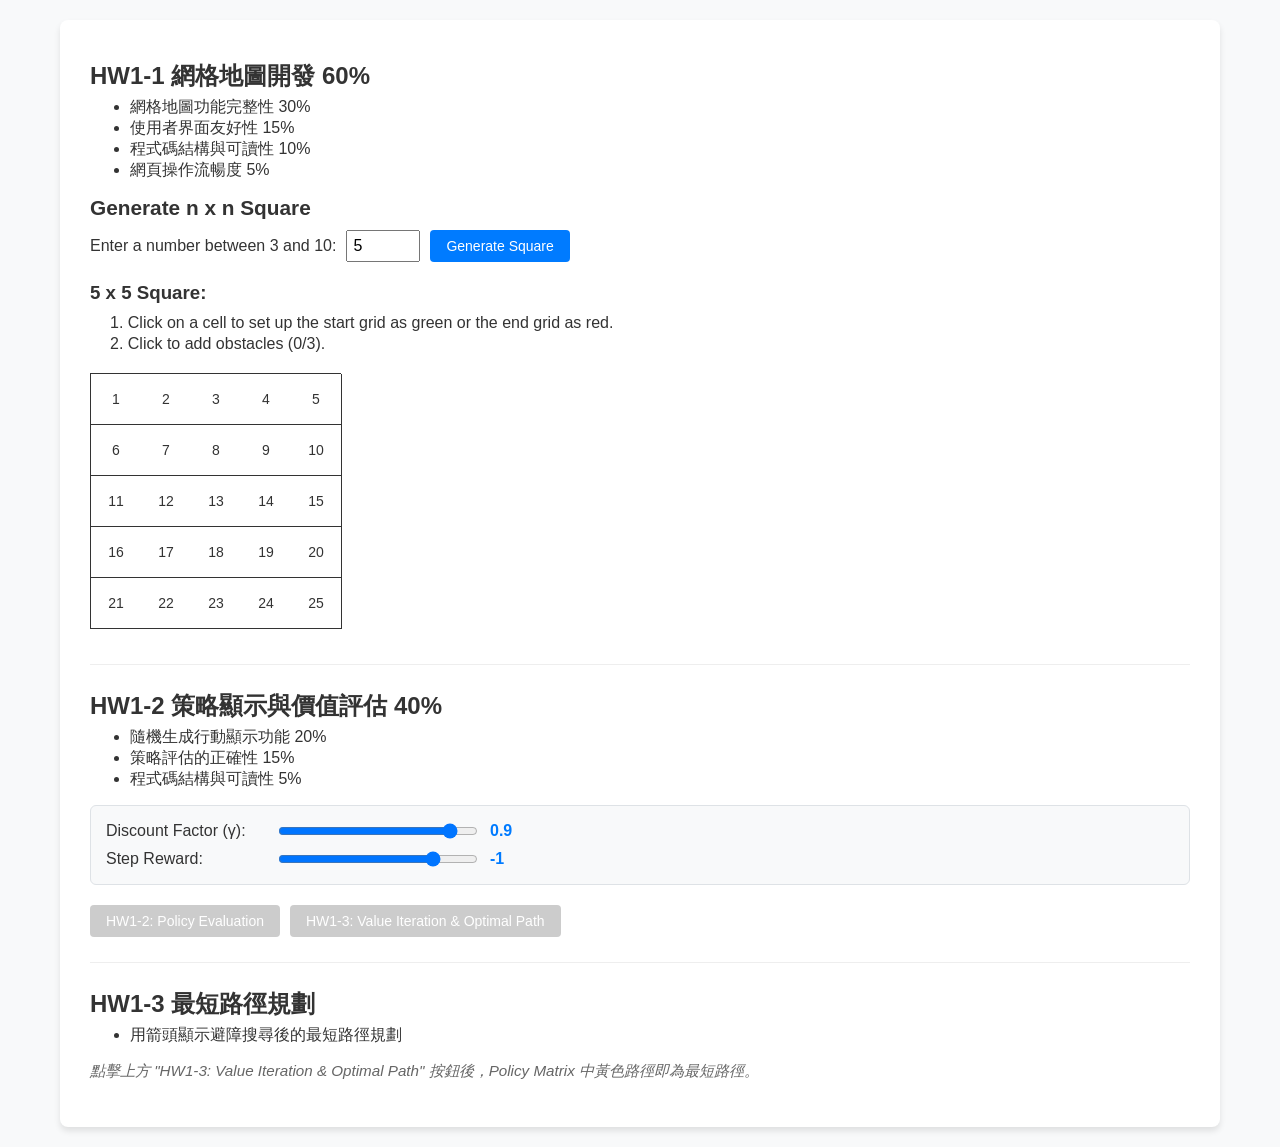
<file: index.html>
<!DOCTYPE html>
<html lang="en">

<head>
    <meta charset="UTF-8">
    <meta name="viewport" content="width=device-width, initial-scale=1.0">
    <title>HW1: Grid Map & Policy Evaluation</title>
    <link rel="stylesheet" href="style.css">
</head>

<body>
    <div class="container">
        <!-- HW1-1 -->
        <h1>HW1-1 網格地圖開發 60%</h1>
        <ul>
            <li>網格地圖功能完整性 30%</li>
            <li>使用者界面友好性 15%</li>
            <li>程式碼結構與可讀性 10%</li>
            <li>網頁操作流暢度 5%</li>
        </ul>

        <h2>Generate n x n Square</h2>
        <div class="controls">
            <label for="grid-size">Enter a number between 3 and 10:</label>
            <input type="number" id="grid-size" value="5" min="3" max="10">
            <button id="generate-btn">Generate Square</button>
        </div>

        <div id="workspace" style="display: none;">
            <h3 id="grid-title">5 x 5 Square:</h3>
            <div class="instruction">
                <p>1. Click on a cell to set up the start grid as green or the end grid as red.</p>
                <p>2. Click to add obstacles (0/<span id="obs-max">3</span>).</p>
            </div>
            <div id="grid-container" class="grid-container"></div>
        </div>

        <hr>

        <!-- HW1-2 -->
        <h1>HW1-2 策略顯示與價值評估 40%</h1>
        <ul>
            <li>隨機生成行動顯示功能 20%</li>
            <li>策略評估的正確性 15%</li>
            <li>程式碼結構與可讀性 5%</li>
        </ul>

        <div class="param-controls">
            <div class="param-row">
                <label>Discount Factor (γ):</label>
                <input type="range" id="gamma-slider" min="0.1" max="1.0" step="0.05" value="0.9">
                <span id="gamma-val">0.9</span>
            </div>
            <div class="param-row">
                <label>Step Reward:</label>
                <input type="range" id="reward-slider" min="-5" max="0" step="0.5" value="-1">
                <span id="reward-val">-1</span>
            </div>
        </div>

        <div class="action-container">
            <button id="evaluate-btn" disabled>HW1-2: Policy Evaluation</button>
            <button id="shortest-path-btn" disabled>HW1-3: Value Iteration & Optimal Path</button>
        </div>

        <div id="results-container" style="display: none;">
            <div class="matrices-container">
                <div class="matrix-card">
                    <h3>Value Matrix</h3>
                    <div id="value-matrix" class="grid-container result-grid"></div>
                </div>
                <div class="matrix-card">
                    <h3>Policy Matrix</h3>
                    <div id="policy-matrix" class="grid-container result-grid"></div>
                </div>
            </div>
        </div>

        <hr>

        <!-- HW1-3 -->
        <h1>HW1-3 最短路徑規劃</h1>
        <ul>
            <li>用箭頭顯示避障搜尋後的最短路徑規劃</li>
        </ul>
        <p class="note">點擊上方 "HW1-3: Value Iteration & Optimal Path" 按鈕後，Policy Matrix 中黃色路徑即為最短路徑。</p>

    </div>
    <script src="script.js"></script>
</body>

</html>
</file>
<file: style.css>
:root {
    --bg-color: #f8f9fa;
    --text-color: #333;
    --border-color: #333;
    --cell-size: 50px;
}

body {
    font-family: 'Segoe UI', Tahoma, Geneva, Verdana, sans-serif;
    background-color: var(--bg-color);
    color: var(--text-color);
    margin: 0;
    padding: 20px;
}

.container {
    max-width: 1100px;
    margin: 0 auto;
    background: white;
    padding: 30px;
    border-radius: 8px;
    box-shadow: 0 4px 6px rgba(0, 0, 0, 0.1);
}

h1 {
    margin-top: 10px;
    margin-bottom: 5px;
    font-size: 1.5em;
}

h2 {
    font-size: 1.3em;
    margin: 10px 0;
}

h3 {
    margin-top: 0;
    margin-bottom: 10px;
}

ul {
    margin-top: 5px;
    margin-bottom: 15px;
}

.controls {
    margin-bottom: 20px;
    display: flex;
    align-items: center;
    gap: 10px;
}

.controls label {
    font-size: 1em;
}

input[type="number"] {
    width: 60px;
    padding: 5px;
    font-size: 16px;
}

button {
    padding: 8px 16px;
    font-size: 14px;
    cursor: pointer;
    background-color: #007bff;
    color: white;
    border: none;
    border-radius: 4px;
    transition: background-color 0.2s;
}

button:hover {
    background-color: #0056b3;
}

button:disabled {
    background-color: #cccccc;
    cursor: not-allowed;
}

.instruction {
    margin-left: 20px;
    font-size: 1em;
    margin-bottom: 10px;
}

.instruction p {
    margin: 3px 0;
}

.grid-container {
    display: inline-grid;
    border-top: 1px solid var(--border-color);
    border-left: 1px solid var(--border-color);
    margin: 10px 0;
}

.cell {
    width: var(--cell-size);
    height: var(--cell-size);
    border-right: 1px solid var(--border-color);
    border-bottom: 1px solid var(--border-color);
    background-color: white;
    display: flex;
    align-items: center;
    justify-content: center;
    font-size: 14px;
    cursor: pointer;
    user-select: none;
    transition: background-color 0.2s;
}

.cell:hover {
    background-color: #e9ecef;
}

.cell.start {
    background-color: #28a745;
    color: white;
}

.cell.end {
    background-color: #dc3545;
    color: white;
}

.cell.obstacle {
    background-color: #6c757d;
    color: white;
}

.cell.path {
    background-color: #ffd700;
}

.cell svg {
    width: 60%;
    height: 60%;
    pointer-events: none;
}

/* Parameter controls */
.param-controls {
    margin: 15px 0;
    padding: 15px;
    background: #f8f9fa;
    border-radius: 6px;
    border: 1px solid #dee2e6;
}

.param-row {
    display: flex;
    align-items: center;
    gap: 10px;
    margin-bottom: 8px;
}

.param-row:last-child {
    margin-bottom: 0;
}

.param-row label {
    min-width: 160px;
    font-weight: 500;
}

.param-row input[type="range"] {
    flex: 1;
    max-width: 200px;
}

.param-row span {
    min-width: 40px;
    font-weight: bold;
    color: #007bff;
}

.action-container {
    margin: 20px 0;
    display: flex;
    gap: 10px;
    flex-wrap: wrap;
}

hr {
    border: 0;
    border-top: 1px solid #eee;
    margin: 25px 0;
}

.matrices-container {
    display: flex;
    gap: 40px;
    flex-wrap: wrap;
}

.matrix-card {
    display: flex;
    flex-direction: column;
    align-items: flex-start;
}

.result-grid .cell {
    cursor: default;
    width: 55px;
    height: 55px;
    font-size: 0.85em;
}

.result-grid .cell:hover {
    background-color: white;
}

.result-grid .cell.obstacle {
    background-color: #6c757d;
}

.result-grid .cell.start {
    background-color: #28a745;
}

.result-grid .cell.end {
    background-color: #dc3545;
}

.result-grid .cell.path {
    background-color: #ffd700;
}

.note {
    color: #666;
    font-style: italic;
    font-size: 0.95em;
    margin-top: 5px;
}
</file>
